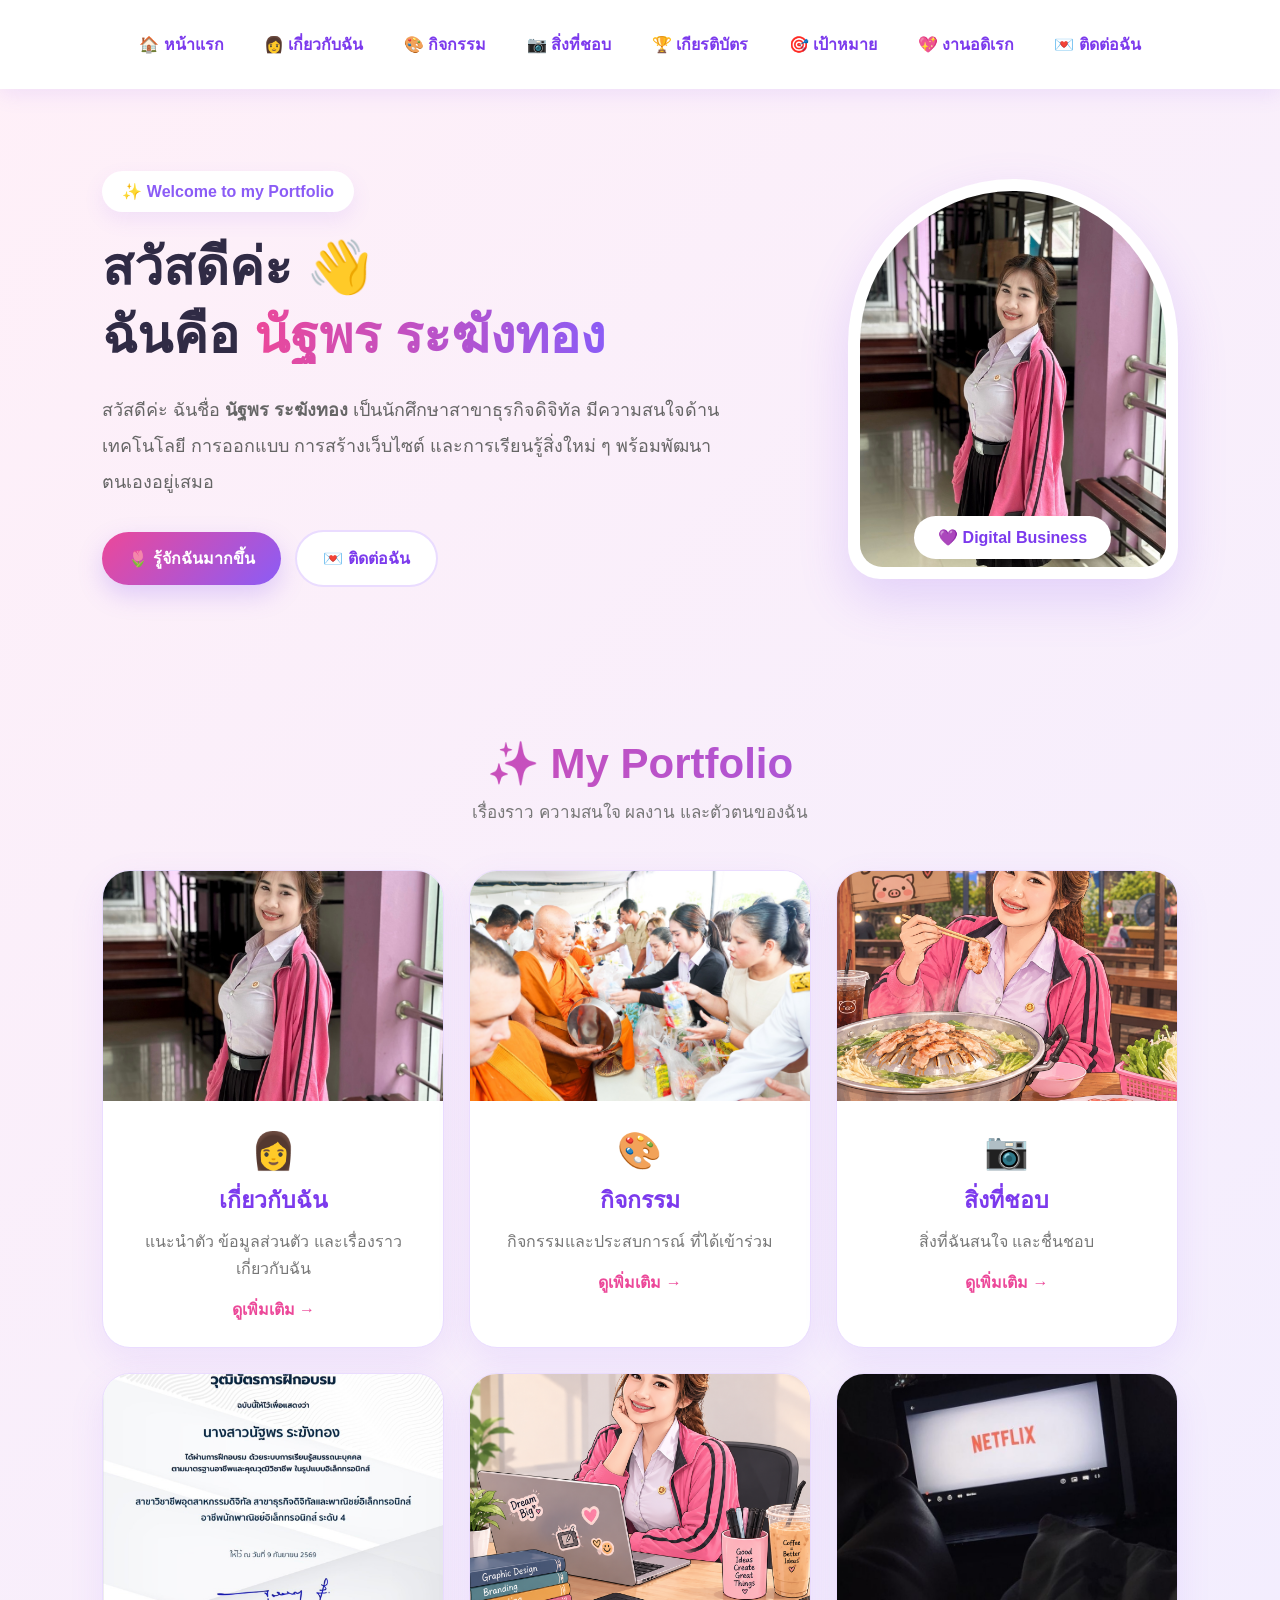
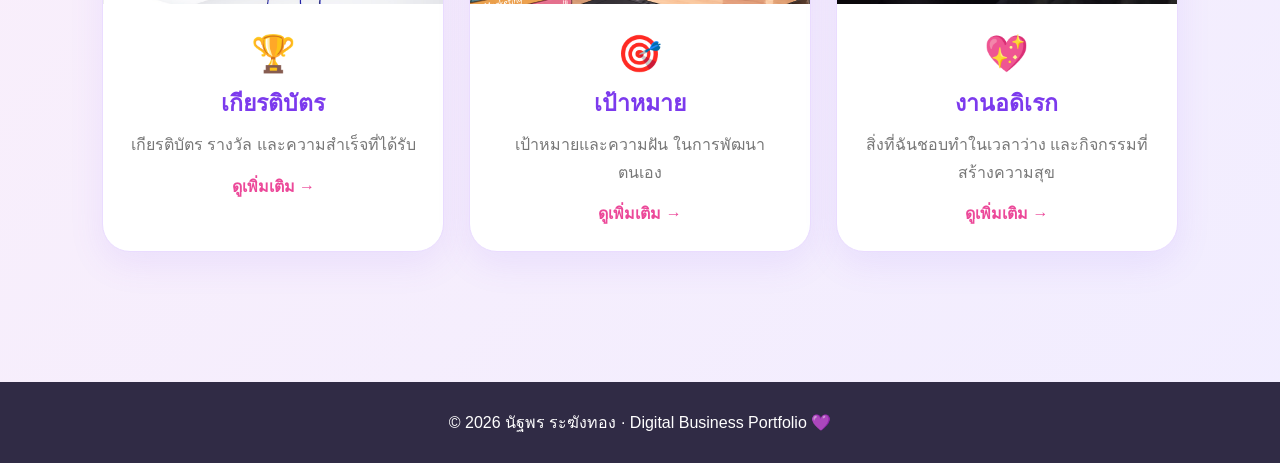
<file: index.html>
<!DOCTYPE html>
<html lang="th">

<head>
  <meta charset="UTF-8">
  <meta name="viewport" content="width=device-width, initial-scale=1.0">

  <title>Portfolio | นัฐพร ระฆังทอง</title>

  <style>
    * {
      margin: 0;
      padding: 0;
      box-sizing: border-box;
    }

    body {
      font-family: "Segoe UI", Tahoma, sans-serif;
      background: linear-gradient(135deg, #fff0f8, #f1edff);
      color: #302b45;
    }

    /* ================= เมนู ================= */

    nav {
      position: sticky;
      top: 0;
      z-index: 1000;
      background: rgba(255, 255, 255, .97);
      padding: 18px 15px;
      text-align: center;
      box-shadow: 0 5px 20px rgba(139, 92, 246, .12);
    }

    nav a {
      display: inline-block;
      text-decoration: none;
      color: #7c3aed;
      font-weight: bold;
      margin: 4px;
      padding: 10px 14px;
      border-radius: 25px;
      transition: .3s;
    }

    nav a:hover {
      background: #f3e8ff;
      color: #ec4899;
      transform: translateY(-2px);
    }

    /* ================= HERO ================= */

    .hero {
      min-height: 580px;
      padding: 70px 8%;
      display: flex;
      align-items: center;
    }

    .hero-content {
      width: 100%;
      max-width: 1100px;
      margin: auto;
      display: flex;
      align-items: center;
      justify-content: space-between;
      gap: 60px;
    }

    .hero-text {
      flex: 1;
    }

    .badge {
      display: inline-block;
      background: white;
      color: #8b5cf6;
      padding: 11px 20px;
      border-radius: 30px;
      font-weight: bold;
      box-shadow: 0 8px 20px rgba(139, 92, 246, .1);
    }

    .hero h1 {
      font-size: 52px;
      line-height: 1.3;
      margin: 22px 0;
    }

    .gradient {
      background: linear-gradient(90deg, #ec4899, #8b5cf6);
      -webkit-background-clip: text;
      color: transparent;
    }

    .hero p {
      max-width: 650px;
      font-size: 18px;
      line-height: 2;
      color: #666;
    }

    /* ================= BUTTON ================= */

    .buttons {
      margin-top: 30px;
    }

    .btn {
      display: inline-block;
      padding: 14px 26px;
      margin-right: 10px;
      border-radius: 30px;
      text-decoration: none;
      font-weight: bold;
      transition: .3s;
    }

    .btn-main {
      color: white;
      background: linear-gradient(135deg, #ec4899, #8b5cf6);
      box-shadow: 0 10px 25px rgba(139, 92, 246, .25);
    }

    .btn-light {
      color: #7c3aed;
      background: white;
      border: 2px solid #eadcff;
    }

    .btn:hover {
      transform: translateY(-4px);
    }

    /* ================= รูปโปรไฟล์ ================= */

    .profile-box {
      width: 330px;
      height: 400px;
      padding: 12px;
      background: white;
      border-radius: 180px 180px 35px 35px;
      box-shadow: 0 20px 50px rgba(139, 92, 246, .2);
    }

    .profile-box img {
      width: 100%;
      height: 100%;
      object-fit: cover;
      border-radius: 170px 170px 25px 25px;
    }

    .profile-label {
      position: relative;
      width: max-content;
      margin: -55px auto 0;
      background: white;
      padding: 12px 24px;
      border-radius: 30px;
      color: #7c3aed;
      font-weight: bold;
    }

    /* ================= PORTFOLIO ================= */

    .portfolio {
      padding: 70px 8%;
    }

    .section-title {
      text-align: center;
      margin-bottom: 45px;
    }

    .section-title h2 {
      font-size: 42px;
      background: linear-gradient(90deg, #ec4899, #8b5cf6);
      -webkit-background-clip: text;
      color: transparent;
    }

    .section-title p {
      color: #777;
      margin-top: 10px;
      font-size: 17px;
    }

    /* ================= CARDS ================= */

    .cards {
      max-width: 1100px;
      margin: auto;
      display: grid;
      grid-template-columns: repeat(3, 1fr);
      gap: 25px;
    }

    .card {
      background: white;
      border-radius: 28px;
      overflow: hidden;
      border: 1px solid #eadcff;
      box-shadow: 0 12px 35px rgba(139, 92, 246, .1);
      transition: .3s;
    }

    .card:hover {
      transform: translateY(-8px);
      box-shadow: 0 20px 45px rgba(139, 92, 246, .18);
    }

    .card-img {
      width: 100%;
      height: 230px;
      object-fit: cover;
    }

    .card-content {
      padding: 25px;
      text-align: center;
    }

    .card-icon {
      font-size: 36px;
    }

    .card h3 {
      color: #7c3aed;
      font-size: 23px;
      margin: 10px 0;
    }

    .card p {
      color: #777;
      line-height: 1.7;
      margin-bottom: 15px;
    }

    .card a {
      color: #ec4899;
      text-decoration: none;
      font-weight: bold;
    }

    /* ================= FOOTER ================= */

    footer {
      margin-top: 60px;
      padding: 28px;
      background: #302b45;
      color: white;
      text-align: center;
    }

    /* ================= MOBILE ================= */

    @media(max-width:850px) {

      .hero {
        padding: 50px 6%;
      }

      .hero-content {
        flex-direction: column-reverse;
        text-align: center;
      }

      .hero h1 {
        font-size: 40px;
      }

      .profile-box {
        width: 280px;
        height: 340px;
      }

      .cards {
        grid-template-columns: 1fr;
      }

      nav a {
        font-size: 14px;
        padding: 8px 10px;
      }
    }
  </style>
</head>

<body>

  <!-- ================= เมนู ================= -->

  <nav>

    <a href="index.html">🏠 หน้าแรก</a>

    <a href="about.html">👩 เกี่ยวกับฉัน</a>

    <a href="activity.html">🎨 กิจกรรม</a>

    <a href="favorite.html">📷 สิ่งที่ชอบ</a>

    <a href="certificate.html">🏆 เกียรติบัตร</a>

    <a href="goal.html">🎯 เป้าหมาย</a>

    <a href="digital.html">💖 งานอดิเรก</a>

    <a href="contact.html">💌 ติดต่อฉัน</a>

  </nav>


  <!-- ================= แนะนำตัว ================= -->

  <section class="hero">

    <div class="hero-content">

      <div class="hero-text">

        <span class="badge">
          ✨ Welcome to my Portfolio
        </span>

        <h1>
          สวัสดีค่ะ 👋<br>

          ฉันคือ

          <span class="gradient">
            นัฐพร ระฆังทอง
          </span>

        </h1>

        <p>
          สวัสดีค่ะ ฉันชื่อ <strong>นัฐพร ระฆังทอง</strong>
          เป็นนักศึกษาสาขาธุรกิจดิจิทัล
          มีความสนใจด้านเทคโนโลยี การออกแบบ
          การสร้างเว็บไซต์ และการเรียนรู้สิ่งใหม่ ๆ
          พร้อมพัฒนาตนเองอยู่เสมอ
        </p>


        <div class="buttons">

          <a href="about.html" class="btn btn-main">
            🌷 รู้จักฉันมากขึ้น
          </a>

          <a href="contact.html" class="btn btn-light">
            💌 ติดต่อฉัน
          </a>

        </div>

      </div>


      <!-- ================= รูปโปรไฟล์ ================= -->

      <div class="profile-box">

        <img src="assets/images/profile.jpg" alt="รูปโปรไฟล์ นัฐพร ระฆังทอง">

        <div class="profile-label">
          💜 Digital Business
        </div>

      </div>

    </div>

  </section>


  <!-- ================= PORTFOLIO ================= -->

  <section class="portfolio">

    <div class="section-title">

      <h2>
        ✨ My Portfolio
      </h2>

      <p>
        เรื่องราว ความสนใจ ผลงาน และตัวตนของฉัน
      </p>

    </div>


    <div class="cards">


      <!-- ================= เกี่ยวกับฉัน ================= -->

      <div class="card">

        <img src="assets/images/profile.jpg" class="card-img" alt="เกี่ยวกับฉัน">

        <div class="card-content">

          <div class="card-icon">
            👩
          </div>

          <h3>
            เกี่ยวกับฉัน
          </h3>

          <p>
            แนะนำตัว ข้อมูลส่วนตัว
            และเรื่องราวเกี่ยวกับฉัน
          </p>

          <a href="about.html">
            ดูเพิ่มเติม →
          </a>

        </div>

      </div>


      <!-- ================= กิจกรรม ================= -->

      <div class="card">

        <img src="assets/images/activity.jpg" class="card-img" alt="กิจกรรม">

        <div class="card-content">

          <div class="card-icon">
            🎨
          </div>

          <h3>
            กิจกรรม
          </h3>

          <p>
            กิจกรรมและประสบการณ์
            ที่ได้เข้าร่วม
          </p>

          <a href="activity.html">
            ดูเพิ่มเติม →
          </a>

        </div>

      </div>


      <!-- ================= สิ่งที่ชอบ ================= -->

      <div class="card">

        <img src="assets/images/favorite.jpg" class="card-img" alt="สิ่งที่ชอบ">

        <div class="card-content">

          <div class="card-icon">
            📷
          </div>

          <h3>
            สิ่งที่ชอบ
          </h3>

          <p>
            สิ่งที่ฉันสนใจ
            และชื่นชอบ
          </p>

          <a href="favorite.html">
            ดูเพิ่มเติม →
          </a>

        </div>

      </div>


      <!-- ================= เกียรติบัตร ================= -->

      <div class="card">

        <img src="assets/images/certificate.jpg" class="card-img" alt="เกียรติบัตร">

        <div class="card-content">

          <div class="card-icon">
            🏆
          </div>

          <h3>
            เกียรติบัตร
          </h3>

          <p>
            เกียรติบัตร รางวัล
            และความสำเร็จที่ได้รับ
          </p>

          <a href="certificate.html">
            ดูเพิ่มเติม →
          </a>

        </div>

      </div>


      <!-- ================= เป้าหมาย ================= -->

      <div class="card">

        <img src="assets/images/goal.jpg" class="card-img" alt="เป้าหมาย">

        <div class="card-content">

          <div class="card-icon">
            🎯
          </div>

          <h3>
            เป้าหมาย
          </h3>

          <p>
            เป้าหมายและความฝัน
            ในการพัฒนาตนเอง
          </p>

          <a href="goal.html">
            ดูเพิ่มเติม →
          </a>

        </div>

      </div>


      <!-- ================= งานอดิเรก ================= -->

      <div class="card">

        <img src="assets/images/hobby.jpg" class="card-img" alt="งานอดิเรก">

        <div class="card-content">

          <div class="card-icon">
            💖
          </div>

          <h3>
            งานอดิเรก
          </h3>

          <p>
            สิ่งที่ฉันชอบทำในเวลาว่าง
            และกิจกรรมที่สร้างความสุข
          </p>

          <a href="digital.html">
            ดูเพิ่มเติม →
          </a>

        </div>

      </div>


    </div>

  </section>


  <!-- ================= FOOTER ================= -->

  <footer>

    © 2026 นัฐพร ระฆังทอง
    · Digital Business Portfolio 💜

  </footer>

</body>

</html>
</file>
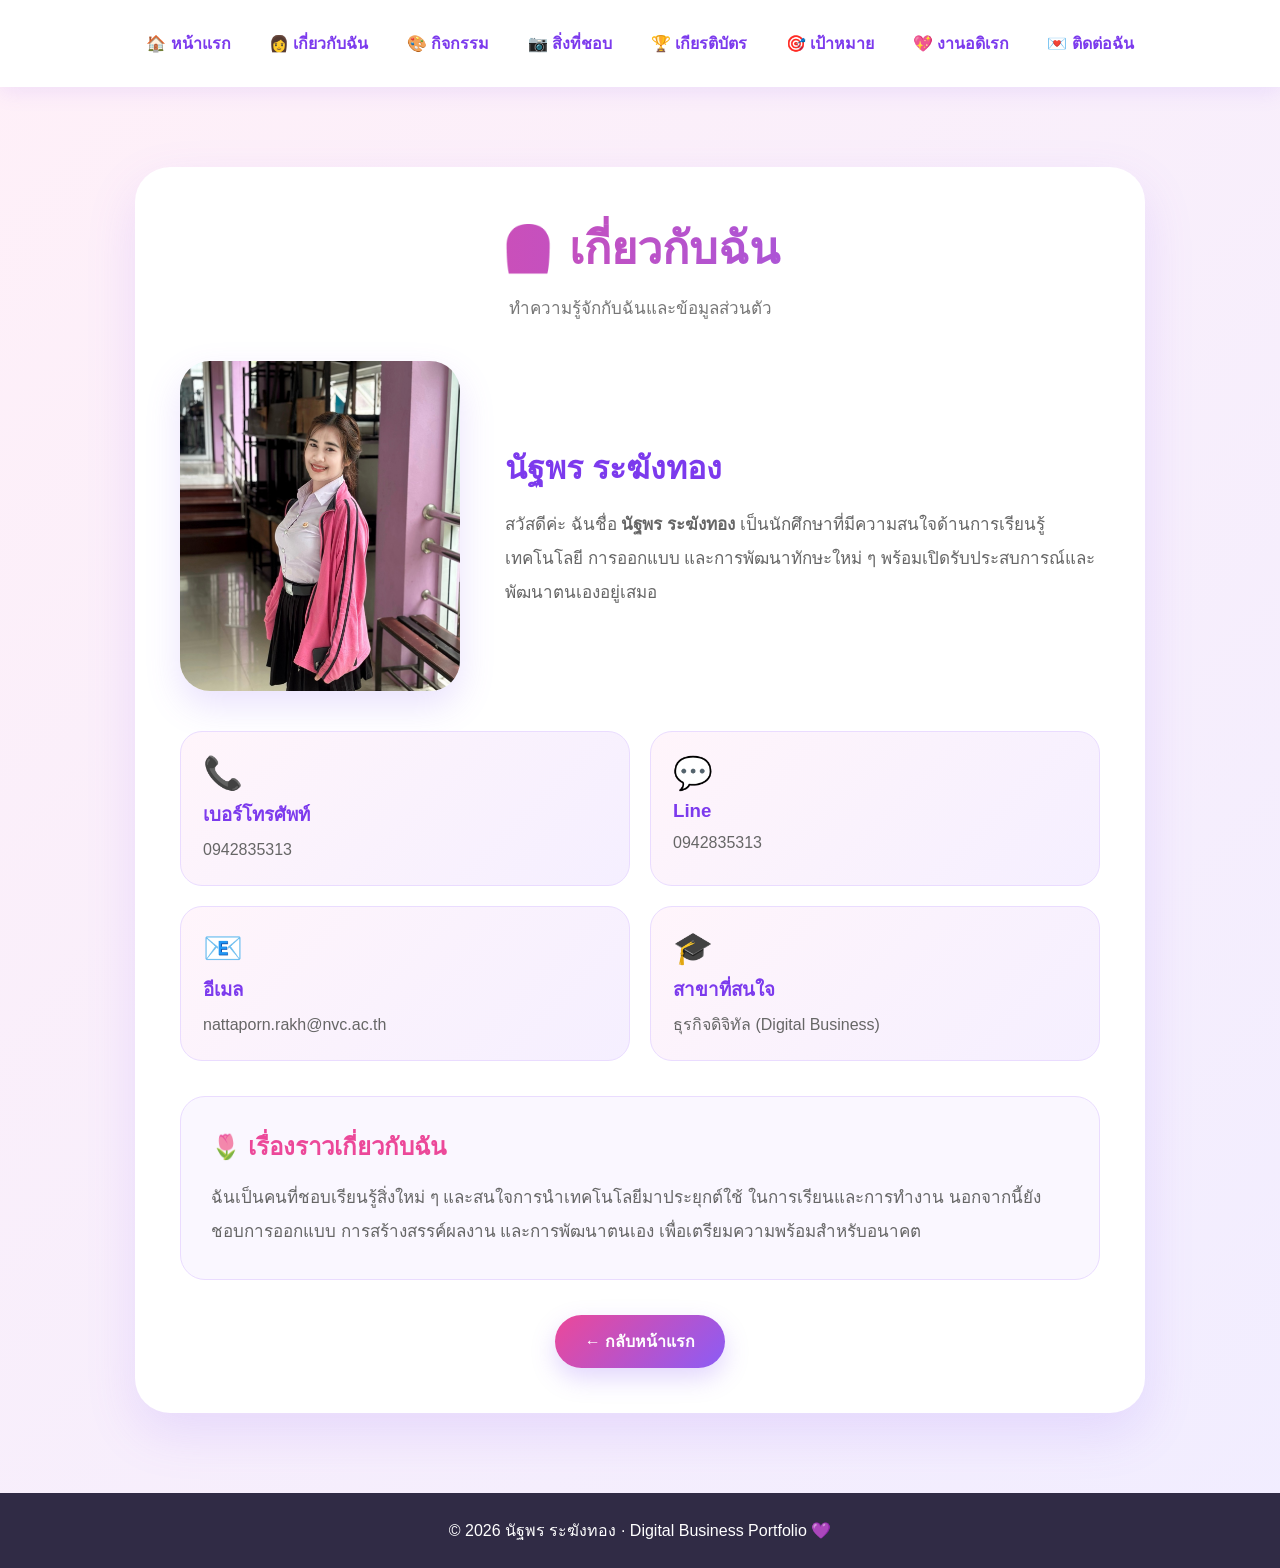
<file: about.html>
<!DOCTYPE html>
<html lang="th">

<head>
    <meta charset="UTF-8">
    <meta name="viewport" content="width=device-width, initial-scale=1.0">

    <title>เกี่ยวกับฉัน | Portfolio</title>

    <style>
        * {
            margin: 0;
            padding: 0;
            box-sizing: border-box;
        }

        body {
            font-family: "Segoe UI", Tahoma, sans-serif;
            background: linear-gradient(135deg, #fff0f8, #f1edff);
            color: #302b45;
            min-height: 100vh;
        }

        /* ================= MENU ================= */

        nav {
            position: sticky;
            top: 0;
            z-index: 1000;
            background: rgba(255, 255, 255, .97);
            padding: 18px 15px;
            text-align: center;
            box-shadow: 0 5px 20px rgba(139, 92, 246, .12);
        }

        nav a {
            display: inline-block;
            text-decoration: none;
            color: #7c3aed;
            font-weight: bold;
            margin: 4px;
            padding: 9px 13px;
            border-radius: 20px;
            transition: .3s;
        }

        nav a:hover {
            background: #f3e8ff;
            transform: translateY(-2px);
        }

        /* ================= CONTAINER ================= */

        .container {
            max-width: 1050px;
            margin: 60px auto;
            padding: 20px;
        }

        .main-card {
            background: white;
            border-radius: 35px;
            padding: 45px;
            box-shadow: 0 20px 50px rgba(139, 92, 246, .15);
        }

        /* ================= HEADER ================= */

        .header {
            text-align: center;
            margin-bottom: 40px;
        }

        .header h1 {
            font-size: 45px;
            background: linear-gradient(90deg, #ec4899, #8b5cf6);
            -webkit-background-clip: text;
            color: transparent;
        }

        .header p {
            color: #777;
            margin-top: 10px;
            font-size: 17px;
        }

        /* ================= PROFILE ================= */

        .profile {
            display: flex;
            align-items: center;
            gap: 45px;
            margin-bottom: 40px;
        }

        .profile img {
            width: 280px;
            height: 330px;
            object-fit: cover;
            border-radius: 30px;
            box-shadow: 0 15px 35px rgba(139, 92, 246, .18);
        }

        .profile-text {
            flex: 1;
        }

        .profile-text h2 {
            font-size: 32px;
            color: #7c3aed;
            margin-bottom: 15px;
        }

        .profile-text p {
            font-size: 17px;
            line-height: 2;
            color: #666;
        }

        /* ================= INFORMATION ================= */

        .info-title {
            text-align: center;
            color: #8b5cf6;
            font-size: 28px;
            margin: 35px 0 20px;
        }

        .info-grid {
            display: grid;
            grid-template-columns: repeat(2, 1fr);
            gap: 20px;
        }

        .info-box {
            background: linear-gradient(135deg, #fff5fb, #f5efff);
            border: 1px solid #eadcff;
            border-radius: 22px;
            padding: 22px;
            transition: .3s;
        }

        .info-box:hover {
            transform: translateY(-5px);
            box-shadow: 0 12px 25px rgba(139, 92, 246, .12);
        }

        .info-box .icon {
            font-size: 32px;
            margin-bottom: 8px;
        }

        .info-box h3 {
            color: #7c3aed;
            margin-bottom: 7px;
        }

        .info-box p {
            color: #666;
            line-height: 1.7;
            word-break: break-word;
        }

        /* ================= ABOUT ================= */

        .about {
            margin-top: 35px;
            padding: 30px;
            background: #faf7ff;
            border-radius: 25px;
            border: 1px solid #eadcff;
        }

        .about h2 {
            color: #ec4899;
            margin-bottom: 15px;
        }

        .about p {
            color: #666;
            line-height: 2;
            font-size: 17px;
        }

        /* ================= BUTTON ================= */

        .btn {
            display: block;
            width: max-content;
            margin: 35px auto 0;
            padding: 14px 30px;
            border-radius: 30px;
            background: linear-gradient(135deg, #ec4899, #8b5cf6);
            color: white;
            text-decoration: none;
            font-weight: bold;
            box-shadow: 0 10px 25px rgba(139, 92, 246, .25);
            transition: .3s;
        }

        .btn:hover {
            transform: translateY(-4px);
        }

        /* ================= FOOTER ================= */

        footer {
            margin-top: 50px;
            padding: 25px;
            background: #302b45;
            color: white;
            text-align: center;
        }

        /* ================= MOBILE ================= */

        @media(max-width:750px) {

            .main-card {
                padding: 25px;
            }

            .profile {
                flex-direction: column;
                text-align: center;
            }

            .profile img {
                width: 250px;
                height: 300px;
            }

            .header h1 {
                font-size: 35px;
            }

            .info-grid {
                grid-template-columns: 1fr;
            }

        }
    </style>
</head>

<body>

    <!-- ================= MENU ================= -->

    <nav>

        <a href="index.html">🏠 หน้าแรก</a>

        <a href="about.html">👩 เกี่ยวกับฉัน</a>

        <a href="activity.html">🎨 กิจกรรม</a>

        <a href="favorite.html">📷 สิ่งที่ชอบ</a>

        <a href="certificate.html">🏆 เกียรติบัตร</a>

        <a href="goal.html">🎯 เป้าหมาย</a>

        <a href="digital.html">💖 งานอดิเรก</a>

        <a href="contact.html">💌 ติดต่อฉัน</a>

    </nav>


    <!-- ================= CONTENT ================= -->

    <div class="container">

        <div class="main-card">


            <!-- หัวข้อ -->

            <div class="header">

                <h1>👩 เกี่ยวกับฉัน</h1>

                <p>
                    ทำความรู้จักกับฉันและข้อมูลส่วนตัว
                </p>

            </div>


            <!-- ================= PROFILE ================= -->

            <div class="profile">

                <img src="assets/images/profile.jpg" alt="รูปของนัฐพร">

                <div class="profile-text">

                    <h2>
                        นัฐพร ระฆังทอง
                    </h2>

                    <p>
                        สวัสดีค่ะ ฉันชื่อ <strong>นัฐพร ระฆังทอง</strong>
                        เป็นนักศึกษาที่มีความสนใจด้านการเรียนรู้
                        เทคโนโลยี การออกแบบ และการพัฒนาทักษะใหม่ ๆ
                        พร้อมเปิดรับประสบการณ์และพัฒนาตนเองอยู่เสมอ
                    </p>

                </div>

            </div>


            <!-- ================= CONTACT INFORMATION ================= -->




            <div class="info-grid">


                <!-- โทรศัพท์ -->

                <div class="info-box">

                    <div class="icon">
                        📞
                    </div>

                    <h3>
                        เบอร์โทรศัพท์
                    </h3>

                    <p>
                        0942835313
                    </p>

                </div>


                <!-- LINE -->

                <div class="info-box">

                    <div class="icon">
                        💬
                    </div>

                    <h3>
                        Line
                    </h3>

                    <p>
                        0942835313
                    </p>

                </div>


                <!-- EMAIL -->

                <div class="info-box">

                    <div class="icon">
                        📧
                    </div>

                    <h3>
                        อีเมล
                    </h3>

                    <p>
                        nattaporn.rakh@nvc.ac.th
                    </p>

                </div>


                <!-- การศึกษา -->

                <div class="info-box">

                    <div class="icon">
                        🎓
                    </div>

                    <h3>
                        สาขาที่สนใจ
                    </h3>

                    <p>
                        ธุรกิจดิจิทัล (Digital Business)
                    </p>

                </div>


            </div>


            <!-- ================= ABOUT ME ================= -->

            <div class="about">

                <h2>
                    🌷 เรื่องราวเกี่ยวกับฉัน
                </h2>

                <p>
                    ฉันเป็นคนที่ชอบเรียนรู้สิ่งใหม่ ๆ
                    และสนใจการนำเทคโนโลยีมาประยุกต์ใช้
                    ในการเรียนและการทำงาน
                    นอกจากนี้ยังชอบการออกแบบ
                    การสร้างสรรค์ผลงาน และการพัฒนาตนเอง
                    เพื่อเตรียมความพร้อมสำหรับอนาคต
                </p>

            </div>


            <!-- ================= BACK ================= -->

            <a href="index.html" class="btn">
                ← กลับหน้าแรก
            </a>


        </div>

    </div>


    <!-- ================= FOOTER ================= -->

    <footer>

        © 2026 นัฐพร ระฆังทอง · Digital Business Portfolio 💜

    </footer>

</body>

</html>
</file>
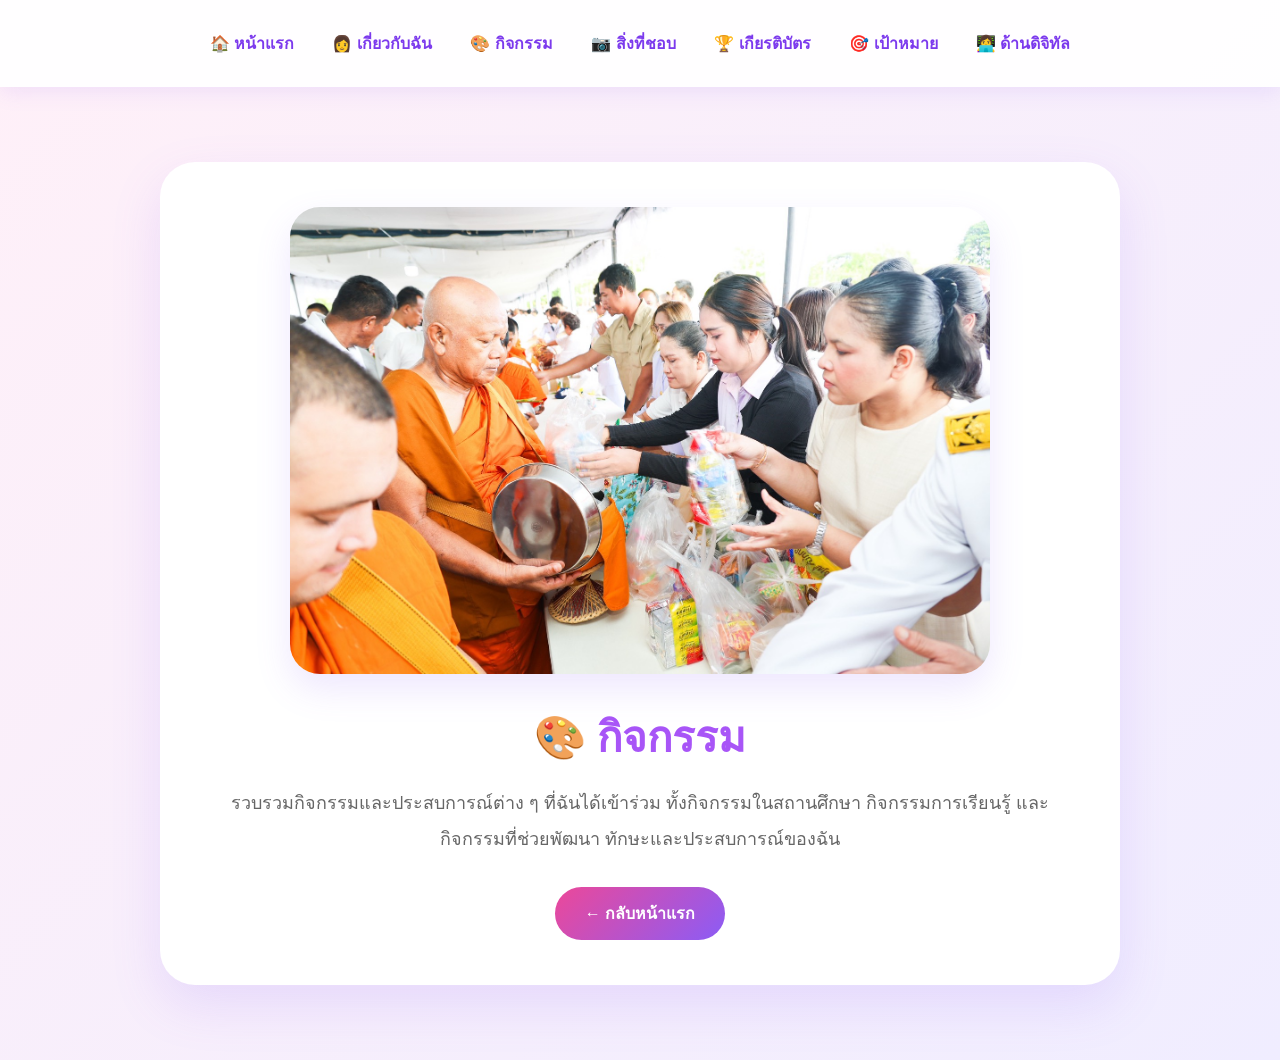
<file: activity.html>
<!DOCTYPE html>
<html lang="th">

<head>
    <meta charset="UTF-8">
    <meta name="viewport" content="width=device-width, initial-scale=1.0">
    <title>กิจกรรม | Portfolio</title>

    <style>
        * {
            margin: 0;
            padding: 0;
            box-sizing: border-box
        }

        body {
            font-family: "Segoe UI", Tahoma, sans-serif;
            background: linear-gradient(135deg, #fff0f8, #f0edff);
            color: #302b45;
            min-height: 100vh;
        }

        nav {
            background: rgba(255, 255, 255, .95);
            padding: 18px;
            text-align: center;
            box-shadow: 0 5px 20px rgba(139, 92, 246, .12);
        }

        nav a {
            display: inline-block;
            text-decoration: none;
            color: #7c3aed;
            font-weight: bold;
            margin: 4px;
            padding: 9px 13px;
            border-radius: 20px;
            transition: .3s;
        }

        nav a:hover {
            background: #f3e8ff;
        }

        .container {
            max-width: 1000px;
            margin: 55px auto;
            padding: 20px;
        }

        .card {
            background: white;
            border-radius: 35px;
            padding: 45px;
            text-align: center;
            box-shadow: 0 20px 50px rgba(139, 92, 246, .15);
        }

        .card img {
            width: 100%;
            max-width: 700px;
            height: auto;
            max-height: 650px;
            object-fit: contain;
            display: block;
            margin: auto;
            border-radius: 30px;
            box-shadow: 0 15px 35px rgba(139, 92, 246, .15);
        }

        h1 {
            margin: 30px 0 15px;
            font-size: 42px;
            color: #a855f7;
        }

        p {
            font-size: 18px;
            line-height: 2;
            color: #666;
        }

        .btn {
            display: inline-block;
            margin-top: 30px;
            padding: 14px 30px;
            border-radius: 30px;
            background: linear-gradient(135deg, #ec4899, #8b5cf6);
            color: white;
            text-decoration: none;
            font-weight: bold;
        }

        @media(max-width:700px) {
            .card {
                padding: 25px
            }

            h1 {
                font-size: 32px
            }
        }
    </style>
</head>

<body>

    <nav>
        <a href="index.html">🏠 หน้าแรก</a>
        <a href="about.html">👩 เกี่ยวกับฉัน</a>
        <a href="activity.html">🎨 กิจกรรม</a>
        <a href="favorite.html">📷 สิ่งที่ชอบ</a>
        <a href="certificate.html">🏆 เกียรติบัตร</a>
        <a href="goal.html">🎯 เป้าหมาย</a>
        <a href="digital.html">👩‍💻 ด้านดิจิทัล</a>
    </nav>

    <div class="container">
        <div class="card">

            <img src="assets/images/activity.jpg" alt="กิจกรรม">

            <h1>🎨 กิจกรรม</h1>

            <p>
                รวบรวมกิจกรรมและประสบการณ์ต่าง ๆ
                ที่ฉันได้เข้าร่วม ทั้งกิจกรรมในสถานศึกษา
                กิจกรรมการเรียนรู้ และกิจกรรมที่ช่วยพัฒนา
                ทักษะและประสบการณ์ของฉัน
            </p>

            <a href="index.html" class="btn">← กลับหน้าแรก</a>

        </div>
    </div>

</body>

</html>
</file>
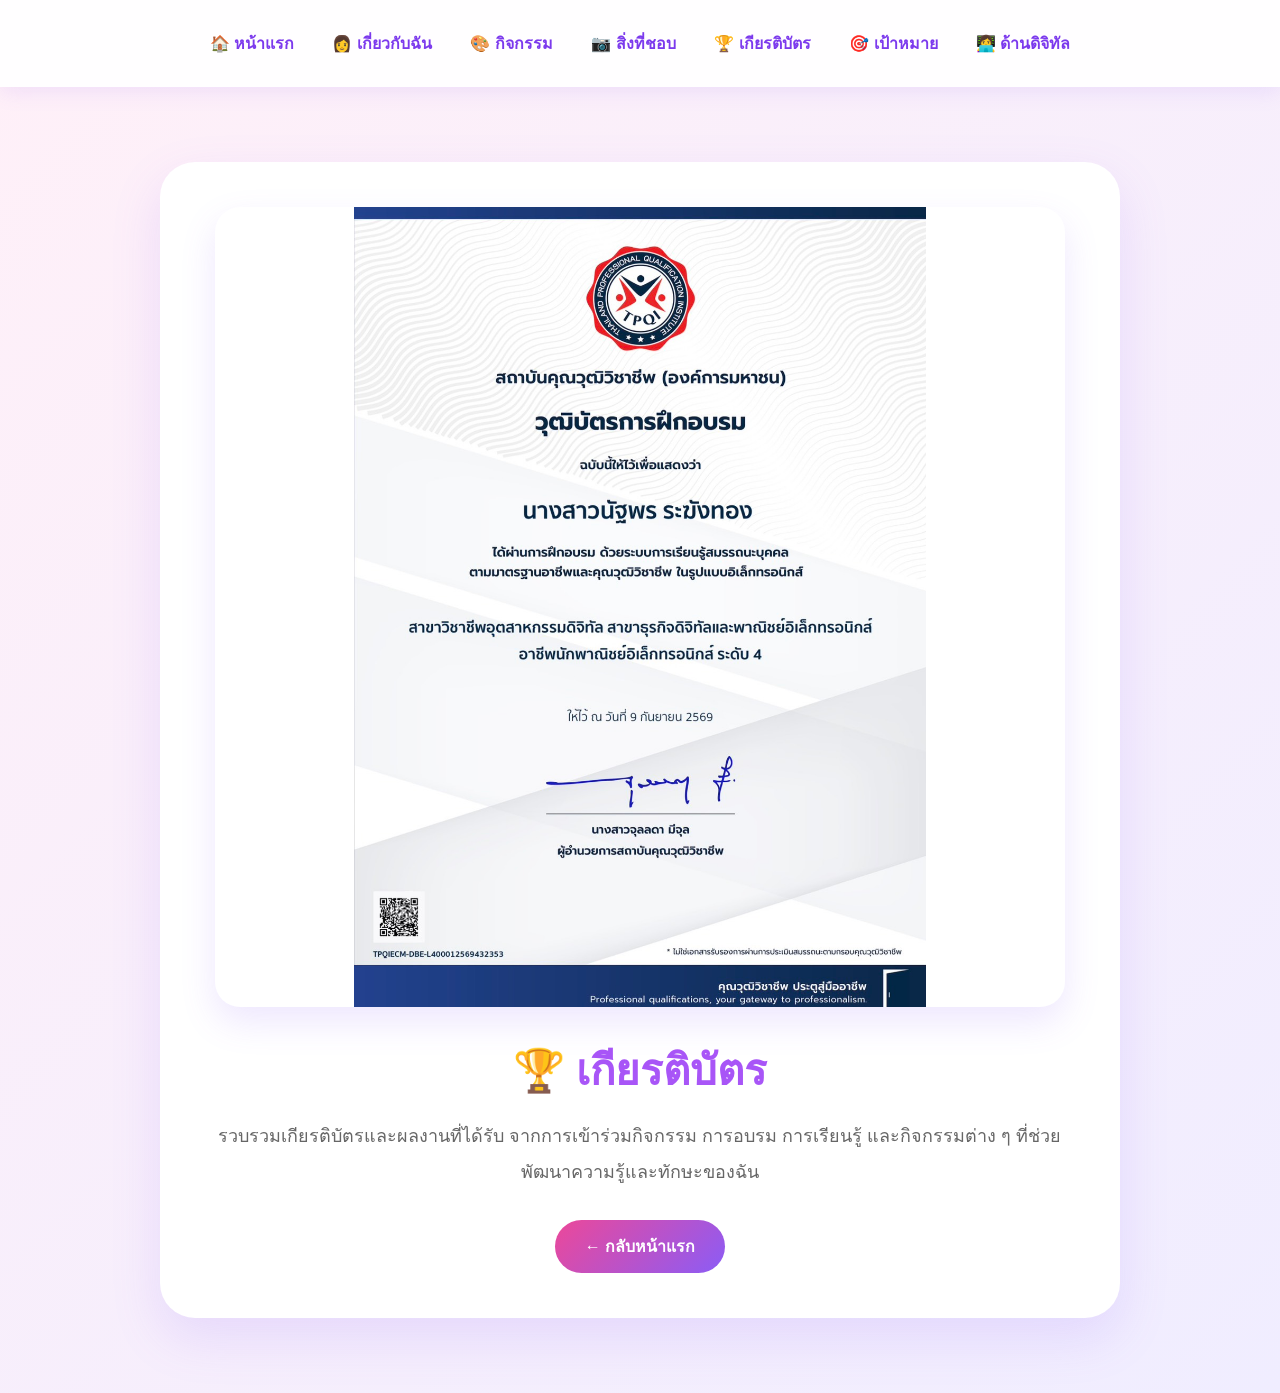
<file: certificate.html>
<!DOCTYPE html>
<html lang="th">

<head>
    <meta charset="UTF-8">
    <meta name="viewport" content="width=device-width, initial-scale=1.0">
    <title>เกียรติบัตร | Portfolio</title>

    <style>
        * {
            margin: 0;
            padding: 0;
            box-sizing: border-box
        }

        body {
            font-family: "Segoe UI", Tahoma, sans-serif;
            background: linear-gradient(135deg, #fff0f8, #f0edff);
            color: #302b45;
            min-height: 100vh;
        }

        nav {
            background: rgba(255, 255, 255, .95);
            padding: 18px;
            text-align: center;
            box-shadow: 0 5px 20px rgba(139, 92, 246, .12);
        }

        nav a {
            display: inline-block;
            text-decoration: none;
            color: #7c3aed;
            font-weight: bold;
            margin: 4px;
            padding: 9px 13px;
            border-radius: 20px;
        }

        nav a:hover {
            background: #f3e8ff;
        }

        .container {
            max-width: 1000px;
            margin: 55px auto;
            padding: 20px;
        }

        .card {
            background: white;
            border-radius: 35px;
            padding: 45px;
            text-align: center;
            box-shadow: 0 20px 50px rgba(139, 92, 246, .15);
        }

        .card img {
            width: 100%;
            max-width: 850px;
            height: auto;
            max-height: 800px;
            object-fit: contain;
            display: block;
            margin: auto;
            border-radius: 25px;
            box-shadow: 0 15px 35px rgba(139, 92, 246, .15);
        }

        h1 {
            margin: 30px 0 15px;
            font-size: 42px;
            color: #a855f7;
        }

        p {
            font-size: 18px;
            line-height: 2;
            color: #666;
        }

        .btn {
            display: inline-block;
            margin-top: 30px;
            padding: 14px 30px;
            border-radius: 30px;
            background: linear-gradient(135deg, #ec4899, #8b5cf6);
            color: white;
            text-decoration: none;
            font-weight: bold;
        }

        @media(max-width:700px) {
            .card {
                padding: 25px
            }

            h1 {
                font-size: 32px
            }
        }
    </style>
</head>

<body>

    <nav>
        <a href="index.html">🏠 หน้าแรก</a>
        <a href="about.html">👩 เกี่ยวกับฉัน</a>
        <a href="activity.html">🎨 กิจกรรม</a>
        <a href="favorite.html">📷 สิ่งที่ชอบ</a>
        <a href="certificate.html">🏆 เกียรติบัตร</a>
        <a href="goal.html">🎯 เป้าหมาย</a>
        <a href="digital.html">👩‍💻 ด้านดิจิทัล</a>
    </nav>

    <div class="container">
        <div class="card">

            <img src="assets/images/certificate.jpg" alt="เกียรติบัตร">

            <h1>🏆 เกียรติบัตร</h1>

            <p>
                รวบรวมเกียรติบัตรและผลงานที่ได้รับ
                จากการเข้าร่วมกิจกรรม การอบรม
                การเรียนรู้ และกิจกรรมต่าง ๆ
                ที่ช่วยพัฒนาความรู้และทักษะของฉัน
            </p>

            <a href="index.html" class="btn">← กลับหน้าแรก</a>

        </div>
    </div>

</body>

</html>
</file>
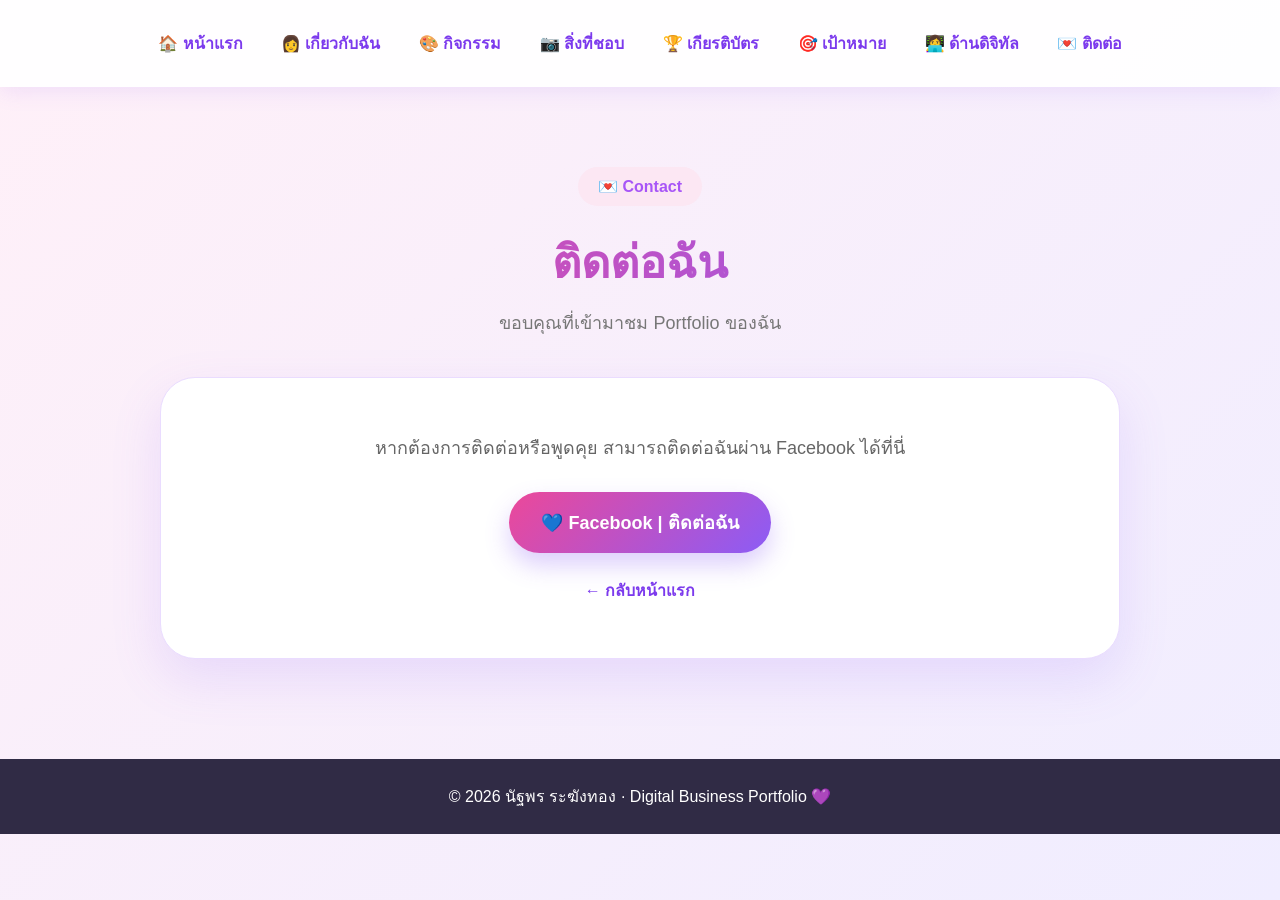
<file: contact.html>
<!DOCTYPE html>
<html lang="th">

<head>
    <meta charset="UTF-8">
    <meta name="viewport" content="width=device-width, initial-scale=1.0">

    <title>ติดต่อฉัน | Portfolio</title>

    <style>
        * {
            margin: 0;
            padding: 0;
            box-sizing: border-box;
        }

        body {
            font-family: "Segoe UI", Tahoma, sans-serif;
            background: linear-gradient(135deg, #fff0f8, #f0edff);
            color: #302b45;
            min-height: 100vh;
        }

        nav {
            background: rgba(255, 255, 255, .95);
            padding: 18px;
            text-align: center;
            box-shadow: 0 5px 20px rgba(139, 92, 246, .12);
        }

        nav a {
            display: inline-block;
            text-decoration: none;
            color: #7c3aed;
            font-weight: bold;
            margin: 4px;
            padding: 9px 13px;
            border-radius: 20px;
            transition: .3s;
        }

        nav a:hover {
            background: #f3e8ff;
            transform: translateY(-2px);
        }

        .container {
            max-width: 1000px;
            margin: 60px auto;
            padding: 20px;
        }

        .header {
            text-align: center;
            margin-bottom: 40px;
        }

        .badge {
            display: inline-block;
            padding: 10px 20px;
            background: #fce7f3;
            color: #a855f7;
            border-radius: 30px;
            font-weight: bold;
        }

        h1 {
            font-size: 45px;
            margin: 20px 0 10px;
            background: linear-gradient(90deg, #ec4899, #8b5cf6);
            -webkit-background-clip: text;
            color: transparent;
        }

        .subtitle {
            color: #777;
            font-size: 18px;
        }

        .card {
            background: white;
            border: 1px solid #eadcff;
            border-radius: 35px;
            padding: 55px 30px;
            text-align: center;
            box-shadow: 0 20px 50px rgba(139, 92, 246, .15);
        }

        .card p {
            font-size: 18px;
            color: #666;
            margin-bottom: 30px;
        }

        .facebook-btn {
            display: inline-block;
            text-decoration: none;
            color: white;
            font-size: 18px;
            font-weight: bold;
            padding: 16px 32px;
            border-radius: 35px;
            background: linear-gradient(135deg, #ec4899, #8b5cf6);
            box-shadow: 0 12px 25px rgba(139, 92, 246, .30);
            transition: .3s;
        }

        .facebook-btn:hover {
            transform: translateY(-5px);
            box-shadow: 0 18px 30px rgba(139, 92, 246, .35);
        }

        .back {
            display: inline-block;
            margin-top: 25px;
            text-decoration: none;
            color: #7c3aed;
            font-weight: bold;
        }

        footer {
            margin-top: 80px;
            background: #302b45;
            color: white;
            text-align: center;
            padding: 25px;
        }

        @media(max-width:700px) {
            h1 {
                font-size: 35px;
            }

            .card {
                padding: 40px 20px;
            }
        }
    </style>
</head>

<body>

    <nav>
        <a href="index.html">🏠 หน้าแรก</a>
        <a href="about.html">👩 เกี่ยวกับฉัน</a>
        <a href="activity.html">🎨 กิจกรรม</a>
        <a href="favorite.html">📷 สิ่งที่ชอบ</a>
        <a href="certificate.html">🏆 เกียรติบัตร</a>
        <a href="goal.html">🎯 เป้าหมาย</a>
        <a href="digital.html">👩‍💻 ด้านดิจิทัล</a>
        <a href="contact.html">💌 ติดต่อ</a>
    </nav>

    <div class="container">

        <div class="header">

            <span class="badge">💌 Contact</span>

            <h1>ติดต่อฉัน</h1>

            <p class="subtitle">
                ขอบคุณที่เข้ามาชม Portfolio ของฉัน
            </p>

        </div>

        <div class="card">

            <p>
                หากต้องการติดต่อหรือพูดคุย
                สามารถติดต่อฉันผ่าน Facebook ได้ที่นี่
            </p>

            <!-- Facebook ของคุณ -->
            <a href="https://www.facebook.com/share/19XLesTDtd/?mibextid=wwXIfr" target="_blank"
                rel="noopener noreferrer" class="facebook-btn">
                💙 Facebook | ติดต่อฉัน
            </a>

            <br>

            <a href="index.html" class="back">
                ← กลับหน้าแรก
            </a>

        </div>

    </div>

    <footer>
        © 2026 นัฐพร ระฆังทอง · Digital Business Portfolio 💜
    </footer>

</body>

</html>
</file>
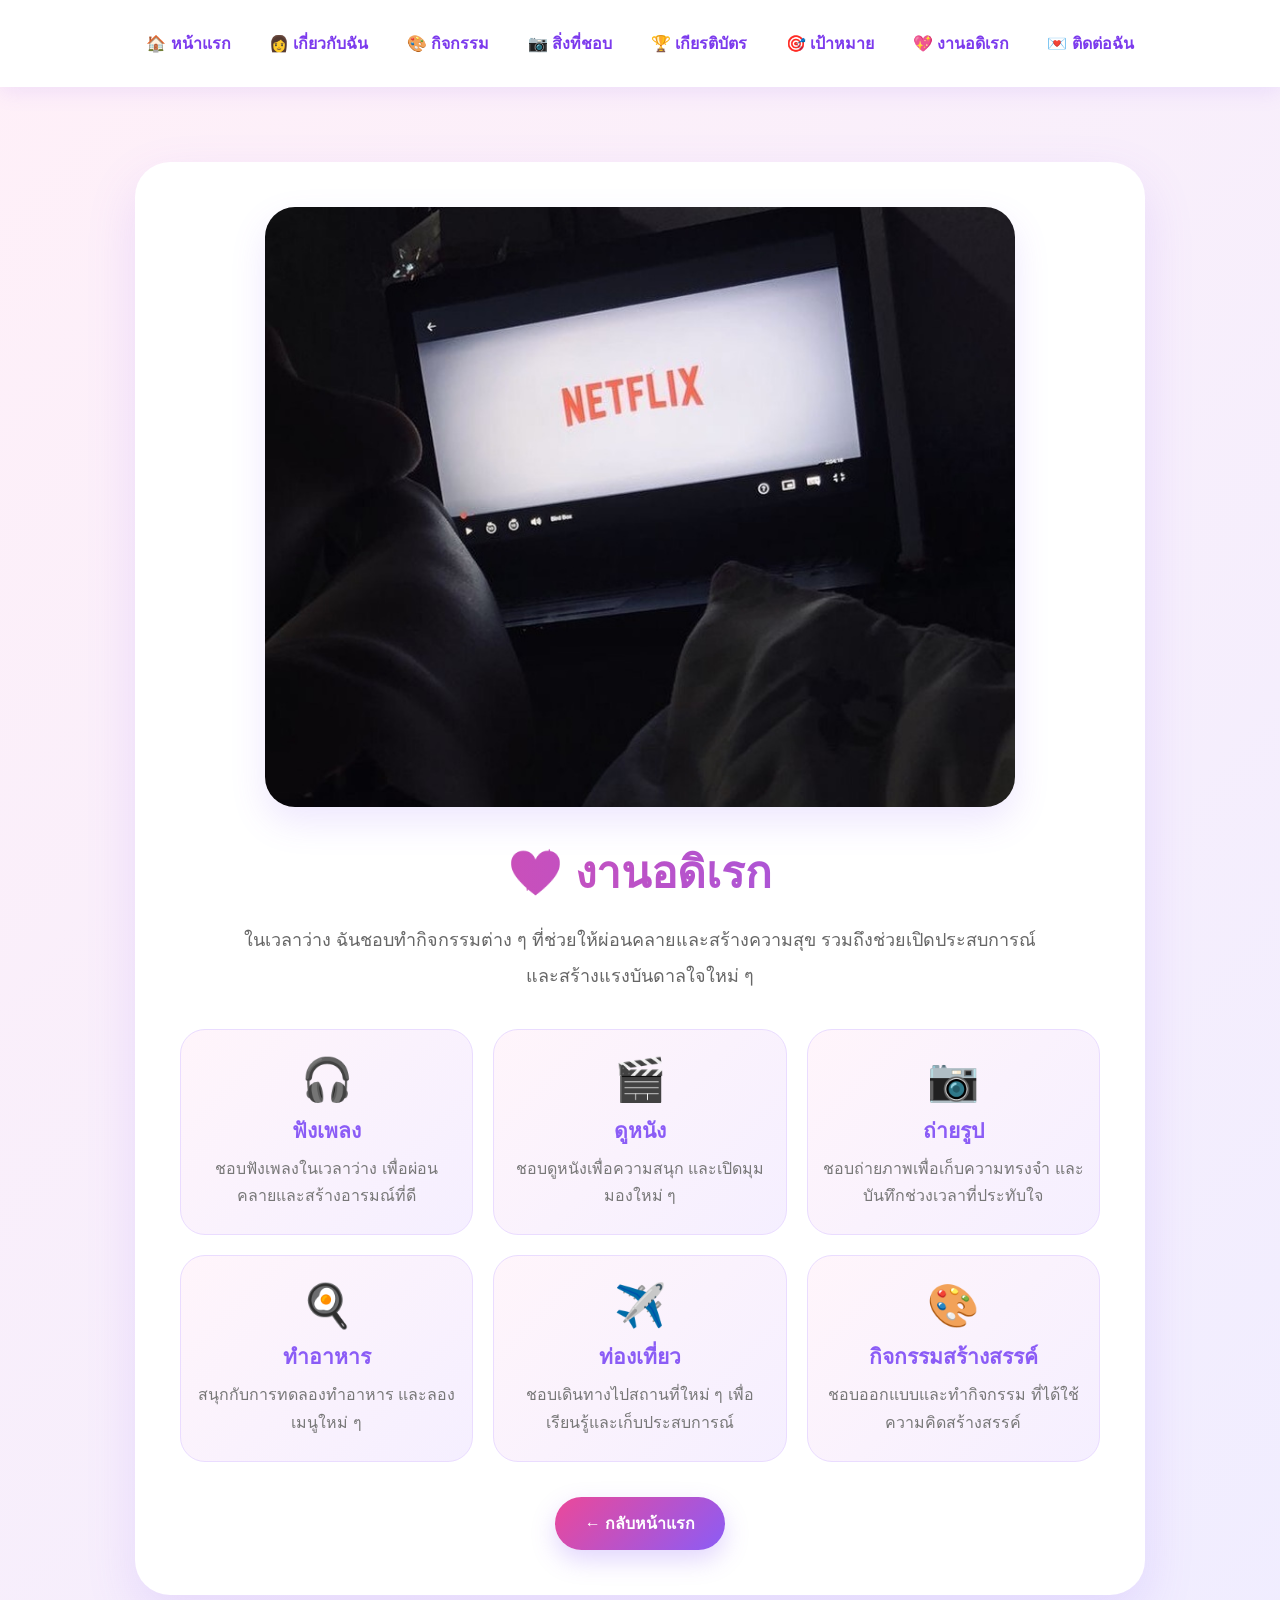
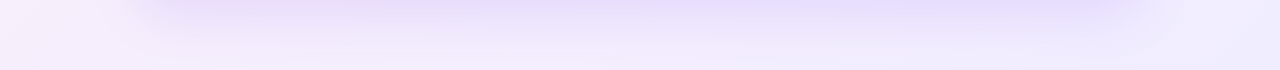
<file: digital.html>
<!DOCTYPE html>
<html lang="th">

<head>
    <meta charset="UTF-8">
    <meta name="viewport" content="width=device-width, initial-scale=1.0">

    <title>งานอดิเรก | Portfolio</title>

    <style>
        * {
            margin: 0;
            padding: 0;
            box-sizing: border-box;
        }

        body {
            font-family: "Segoe UI", Tahoma, sans-serif;
            background: linear-gradient(135deg, #fff0f8, #f0edff);
            color: #302b45;
            min-height: 100vh;
        }

        /* ================= เมนู ================= */

        nav {
            background: rgba(255, 255, 255, .96);
            padding: 18px 15px;
            text-align: center;
            box-shadow: 0 5px 20px rgba(139, 92, 246, .12);
            position: sticky;
            top: 0;
            z-index: 1000;
        }

        nav a {
            display: inline-block;
            text-decoration: none;
            color: #7c3aed;
            font-weight: bold;
            margin: 4px;
            padding: 9px 13px;
            border-radius: 20px;
            transition: .3s;
        }

        nav a:hover {
            background: #f3e8ff;
            transform: translateY(-2px);
        }

        /* ================= เนื้อหา ================= */

        .container {
            max-width: 1050px;
            margin: 55px auto;
            padding: 20px;
        }

        .card {
            background: white;
            border-radius: 35px;
            padding: 45px;
            text-align: center;
            box-shadow: 0 20px 50px rgba(139, 92, 246, .15);
        }

        /* ================= รูป ================= */

        .main-image {
            width: 100%;
            max-width: 750px;
            max-height: 600px;
            object-fit: cover;
            display: block;
            margin: auto;
            border-radius: 30px;
            box-shadow: 0 15px 35px rgba(139, 92, 246, .15);
        }

        /* ================= หัวข้อ ================= */

        h1 {
            margin: 30px 0 15px;
            font-size: 44px;
            background: linear-gradient(90deg, #ec4899, #8b5cf6);
            -webkit-background-clip: text;
            color: transparent;
        }

        .description {
            font-size: 18px;
            line-height: 2;
            color: #666;
            max-width: 800px;
            margin: auto;
        }

        /* ================= งานอดิเรก ================= */

        .hobbies {
            display: grid;
            grid-template-columns: repeat(3, 1fr);
            gap: 20px;
            margin-top: 35px;
        }

        .hobby {
            background: linear-gradient(135deg, #fff5fb, #f5efff);
            border: 1px solid #eadcff;
            border-radius: 25px;
            padding: 25px 15px;
            transition: .3s;
        }

        .hobby:hover {
            transform: translateY(-7px);
            box-shadow: 0 12px 25px rgba(139, 92, 246, .15);
        }

        .icon {
            font-size: 42px;
            margin-bottom: 10px;
        }

        .hobby h2 {
            font-size: 21px;
            color: #8b5cf6;
            margin-bottom: 8px;
        }

        .hobby p {
            color: #777;
            line-height: 1.7;
        }

        /* ================= ปุ่ม ================= */

        .btn {
            display: inline-block;
            margin-top: 35px;
            padding: 14px 30px;
            border-radius: 30px;
            background: linear-gradient(135deg, #ec4899, #8b5cf6);
            color: white;
            text-decoration: none;
            font-weight: bold;
            box-shadow: 0 10px 25px rgba(139, 92, 246, .25);
            transition: .3s;
        }

        .btn:hover {
            transform: translateY(-4px);
        }

        /* ================= Responsive ================= */

        @media(max-width:750px) {

            .hobbies {
                grid-template-columns: 1fr;
            }

            .card {
                padding: 25px;
            }

            h1 {
                font-size: 34px;
            }

            .description {
                font-size: 16px;
            }

            nav a {
                font-size: 14px;
            }
        }
    </style>
</head>

<body>

    <!-- ================= เมนู ================= -->

    <nav>

        <a href="index.html">🏠 หน้าแรก</a>

        <a href="about.html">👩 เกี่ยวกับฉัน</a>

        <a href="activity.html">🎨 กิจกรรม</a>

        <a href="favorite.html">📷 สิ่งที่ชอบ</a>

        <a href="certificate.html">🏆 เกียรติบัตร</a>

        <a href="goal.html">🎯 เป้าหมาย</a>

        <a href="digital.html">💖 งานอดิเรก</a>

        <a href="contact.html">💌 ติดต่อฉัน</a>

    </nav>


    <!-- ================= เนื้อหา ================= -->

    <div class="container">

        <div class="card">

            <img src="assets/images/hobby.jpg" alt="งานอดิเรก" class="main-image">


            <h1>💖 งานอดิเรก</h1>


            <p class="description">

                ในเวลาว่าง ฉันชอบทำกิจกรรมต่าง ๆ
                ที่ช่วยให้ผ่อนคลายและสร้างความสุข
                รวมถึงช่วยเปิดประสบการณ์และสร้างแรงบันดาลใจใหม่ ๆ

            </p>


            <!-- ================= รายการงานอดิเรก ================= -->

            <div class="hobbies">


                <div class="hobby">

                    <div class="icon">🎧</div>

                    <h2>ฟังเพลง</h2>

                    <p>
                        ชอบฟังเพลงในเวลาว่าง
                        เพื่อผ่อนคลายและสร้างอารมณ์ที่ดี
                    </p>

                </div>


                <div class="hobby">

                    <div class="icon">🎬</div>

                    <h2>ดูหนัง</h2>

                    <p>
                        ชอบดูหนังเพื่อความสนุก
                        และเปิดมุมมองใหม่ ๆ
                    </p>

                </div>


                <div class="hobby">

                    <div class="icon">📷</div>

                    <h2>ถ่ายรูป</h2>

                    <p>
                        ชอบถ่ายภาพเพื่อเก็บความทรงจำ
                        และบันทึกช่วงเวลาที่ประทับใจ
                    </p>

                </div>


                <div class="hobby">

                    <div class="icon">🍳</div>

                    <h2>ทำอาหาร</h2>

                    <p>
                        สนุกกับการทดลองทำอาหาร
                        และลองเมนูใหม่ ๆ
                    </p>

                </div>


                <div class="hobby">

                    <div class="icon">✈️</div>

                    <h2>ท่องเที่ยว</h2>

                    <p>
                        ชอบเดินทางไปสถานที่ใหม่ ๆ
                        เพื่อเรียนรู้และเก็บประสบการณ์
                    </p>

                </div>


                <div class="hobby">

                    <div class="icon">🎨</div>

                    <h2>กิจกรรมสร้างสรรค์</h2>

                    <p>
                        ชอบออกแบบและทำกิจกรรม
                        ที่ได้ใช้ความคิดสร้างสรรค์
                    </p>

                </div>


            </div>


            <!-- ================= ปุ่มกลับหน้าแรก ================= -->

            <a href="index.html" class="btn">
                ← กลับหน้าแรก
            </a>


        </div>

    </div>

</body>

</html>
</file>
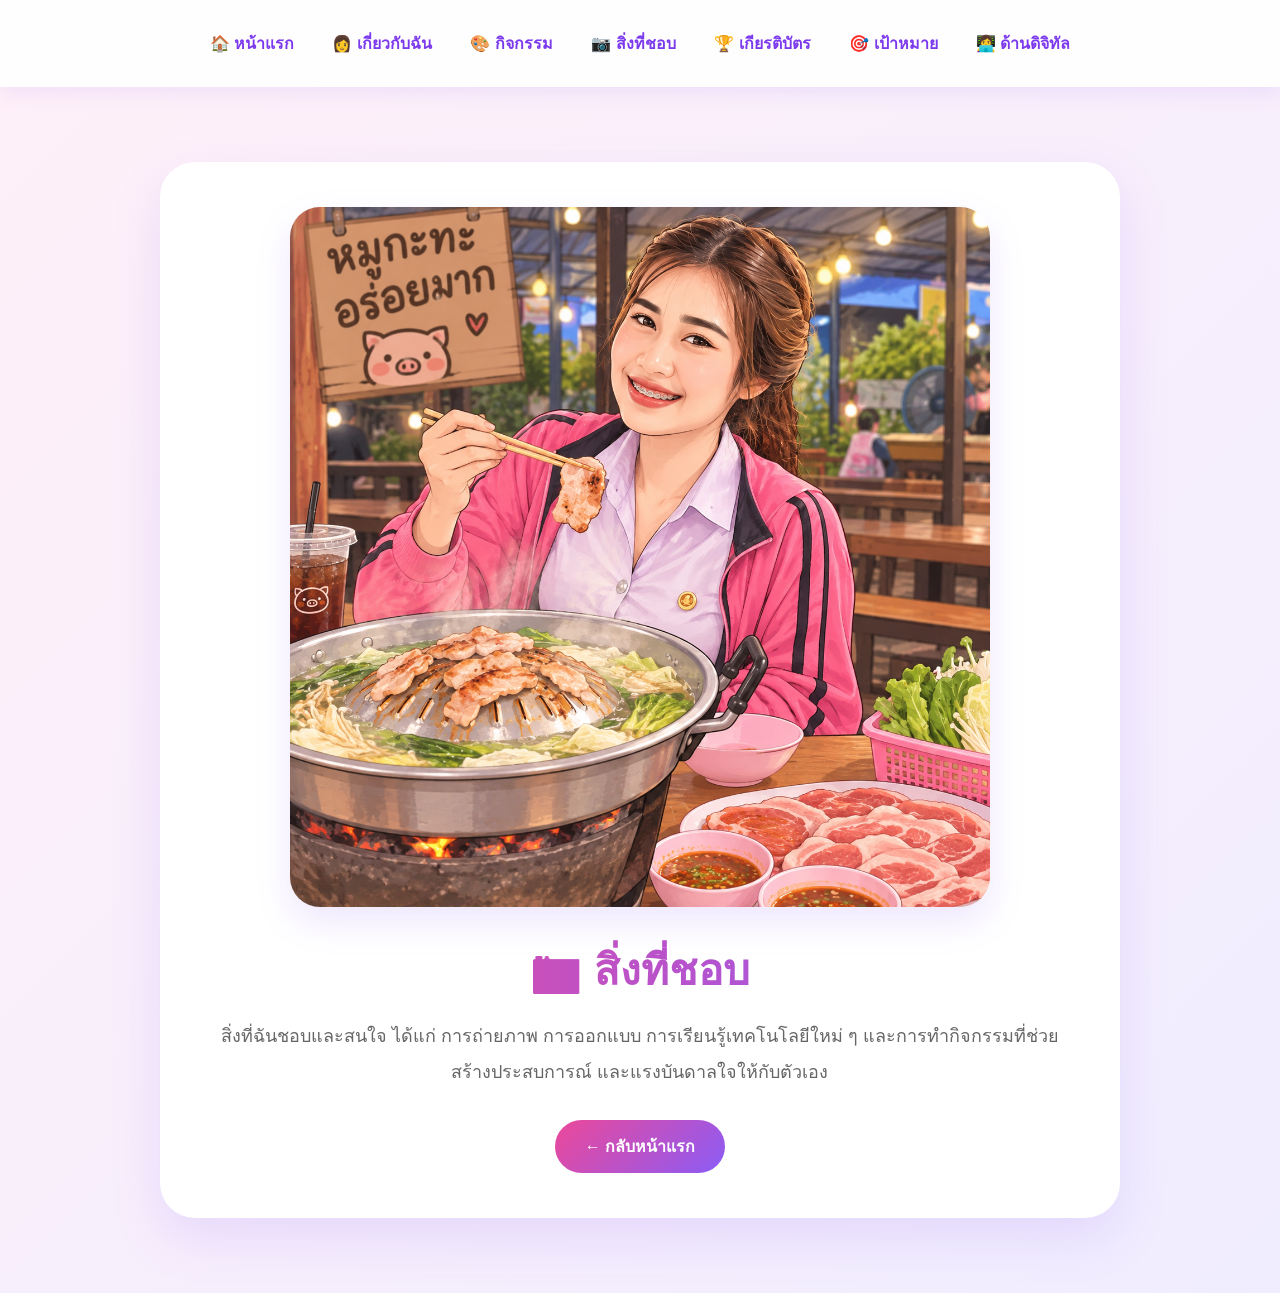
<file: favorite.html>
<!DOCTYPE html>
<html lang="th">

<head>
    <meta charset="UTF-8">
    <meta name="viewport" content="width=device-width, initial-scale=1.0">
    <title>สิ่งที่ชอบ | Portfolio</title>

    <style>
        * {
            margin: 0;
            padding: 0;
            box-sizing: border-box
        }

        body {
            font-family: "Segoe UI", Tahoma, sans-serif;
            background: linear-gradient(135deg, #fff0f8, #f0edff);
            color: #302b45;
            min-height: 100vh;
        }

        nav {
            background: rgba(255, 255, 255, .95);
            padding: 18px;
            text-align: center;
            box-shadow: 0 5px 20px rgba(139, 92, 246, .12);
        }

        nav a {
            display: inline-block;
            text-decoration: none;
            color: #7c3aed;
            font-weight: bold;
            margin: 4px;
            padding: 9px 13px;
            border-radius: 20px;
        }

        nav a:hover {
            background: #f3e8ff;
        }

        .container {
            max-width: 1000px;
            margin: 55px auto;
            padding: 20px;
        }

        .card {
            background: white;
            border-radius: 35px;
            padding: 45px;
            text-align: center;
            box-shadow: 0 20px 50px rgba(139, 92, 246, .15);
        }

        .card img {
            width: 100%;
            max-width: 700px;
            height: auto;
            max-height: 700px;
            object-fit: contain;
            display: block;
            margin: auto;
            border-radius: 30px;
            box-shadow: 0 15px 35px rgba(139, 92, 246, .15);
        }

        h1 {
            margin: 30px 0 15px;
            font-size: 42px;
            background: linear-gradient(90deg, #ec4899, #8b5cf6);
            -webkit-background-clip: text;
            color: transparent;
        }

        p {
            font-size: 18px;
            line-height: 2;
            color: #666;
        }

        .btn {
            display: inline-block;
            margin-top: 30px;
            padding: 14px 30px;
            border-radius: 30px;
            background: linear-gradient(135deg, #ec4899, #8b5cf6);
            color: white;
            text-decoration: none;
            font-weight: bold;
        }

        @media(max-width:700px) {
            .card {
                padding: 25px
            }

            h1 {
                font-size: 32px
            }
        }
    </style>
</head>

<body>

    <nav>
        <a href="index.html">🏠 หน้าแรก</a>
        <a href="about.html">👩 เกี่ยวกับฉัน</a>
        <a href="activity.html">🎨 กิจกรรม</a>
        <a href="favorite.html">📷 สิ่งที่ชอบ</a>
        <a href="certificate.html">🏆 เกียรติบัตร</a>
        <a href="goal.html">🎯 เป้าหมาย</a>
        <a href="digital.html">👩‍💻 ด้านดิจิทัล</a>
    </nav>

    <div class="container">
        <div class="card">

            <img src="assets/images/favorite.jpg" alt="สิ่งที่ชอบ">

            <h1>📷 สิ่งที่ชอบ</h1>

            <p>
                สิ่งที่ฉันชอบและสนใจ ได้แก่ การถ่ายภาพ
                การออกแบบ การเรียนรู้เทคโนโลยีใหม่ ๆ
                และการทำกิจกรรมที่ช่วยสร้างประสบการณ์
                และแรงบันดาลใจให้กับตัวเอง
            </p>

            <a href="index.html" class="btn">← กลับหน้าแรก</a>

        </div>
    </div>

</body>

</html>
</file>
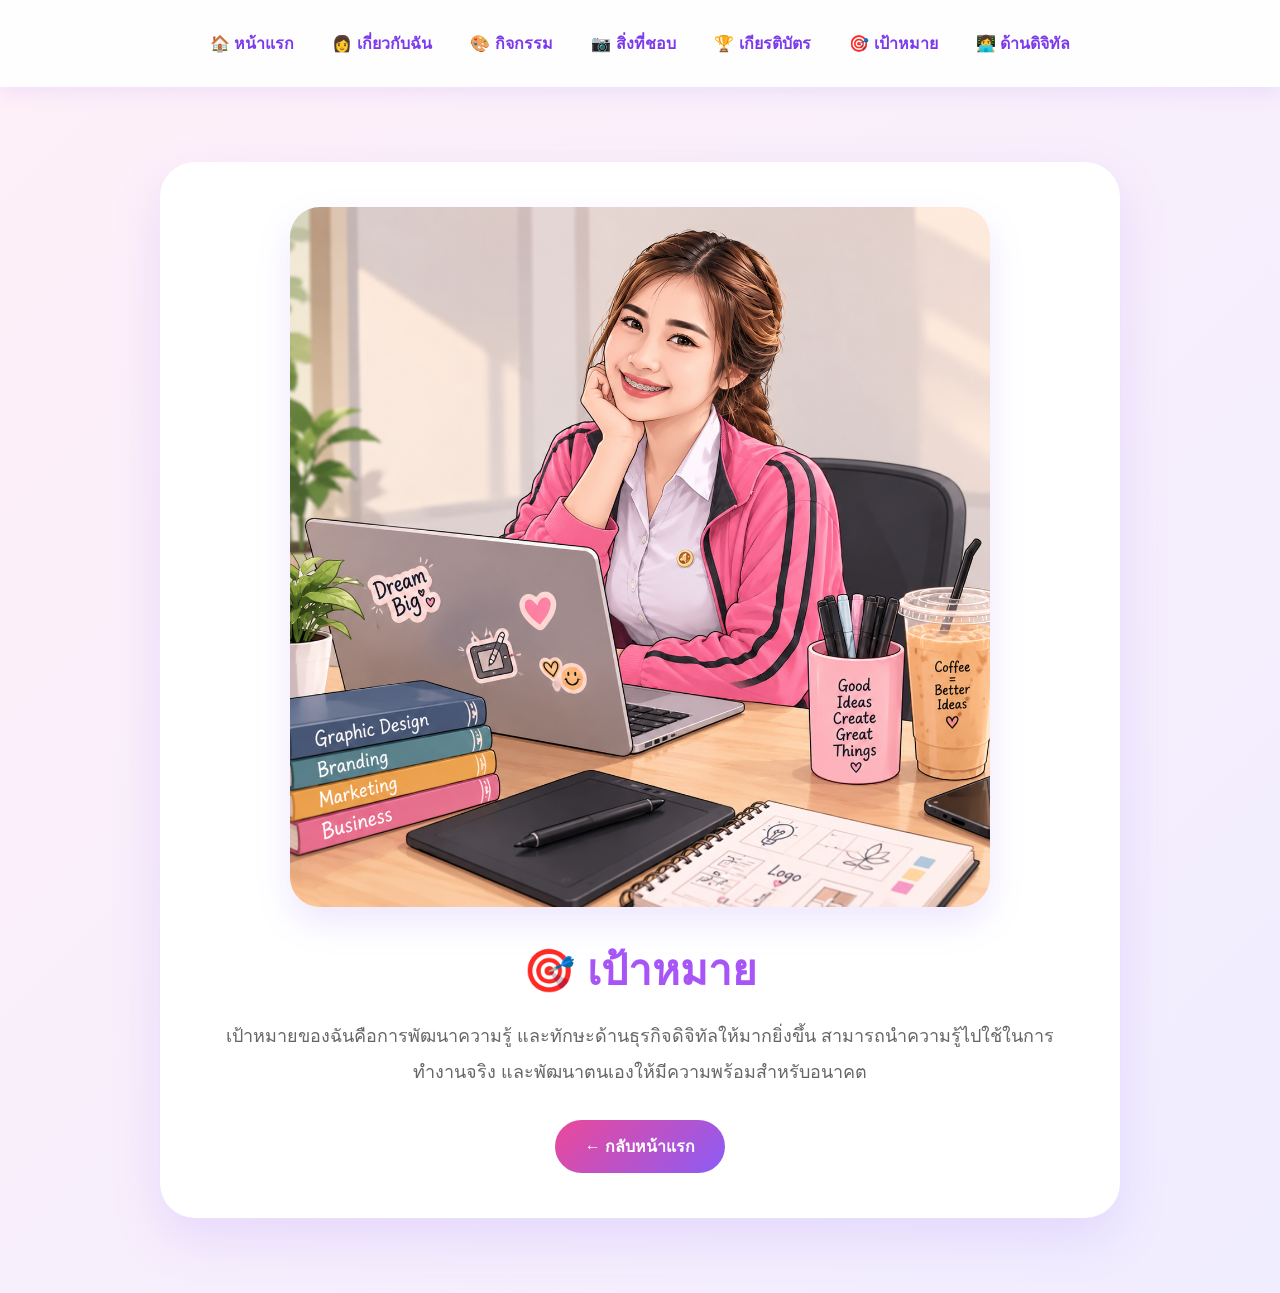
<file: goal.html>
<!DOCTYPE html>
<html lang="th">

<head>
    <meta charset="UTF-8">
    <meta name="viewport" content="width=device-width, initial-scale=1.0">
    <title>เป้าหมาย | Portfolio</title>

    <style>
        * {
            margin: 0;
            padding: 0;
            box-sizing: border-box
        }

        body {
            font-family: "Segoe UI", Tahoma, sans-serif;
            background: linear-gradient(135deg, #fff0f8, #f0edff);
            color: #302b45;
            min-height: 100vh;
        }

        nav {
            background: rgba(255, 255, 255, .95);
            padding: 18px;
            text-align: center;
            box-shadow: 0 5px 20px rgba(139, 92, 246, .12);
        }

        nav a {
            display: inline-block;
            text-decoration: none;
            color: #7c3aed;
            font-weight: bold;
            margin: 4px;
            padding: 9px 13px;
            border-radius: 20px;
        }

        nav a:hover {
            background: #f3e8ff;
        }

        .container {
            max-width: 1000px;
            margin: 55px auto;
            padding: 20px;
        }

        .card {
            background: white;
            border-radius: 35px;
            padding: 45px;
            text-align: center;
            box-shadow: 0 20px 50px rgba(139, 92, 246, .15);
        }

        .card img {
            width: 100%;
            max-width: 700px;
            height: auto;
            max-height: 700px;
            object-fit: contain;
            display: block;
            margin: auto;
            border-radius: 30px;
            box-shadow: 0 15px 35px rgba(139, 92, 246, .15);
        }

        h1 {
            margin: 30px 0 15px;
            font-size: 42px;
            color: #a855f7;
        }

        p {
            font-size: 18px;
            line-height: 2;
            color: #666;
        }

        .btn {
            display: inline-block;
            margin-top: 30px;
            padding: 14px 30px;
            border-radius: 30px;
            background: linear-gradient(135deg, #ec4899, #8b5cf6);
            color: white;
            text-decoration: none;
            font-weight: bold;
        }

        @media(max-width:700px) {
            .card {
                padding: 25px
            }

            h1 {
                font-size: 32px
            }
        }
    </style>
</head>

<body>

    <nav>
        <a href="index.html">🏠 หน้าแรก</a>
        <a href="about.html">👩 เกี่ยวกับฉัน</a>
        <a href="activity.html">🎨 กิจกรรม</a>
        <a href="favorite.html">📷 สิ่งที่ชอบ</a>
        <a href="certificate.html">🏆 เกียรติบัตร</a>
        <a href="goal.html">🎯 เป้าหมาย</a>
        <a href="digital.html">👩‍💻 ด้านดิจิทัล</a>
    </nav>

    <div class="container">
        <div class="card">

            <img src="assets/images/goal.jpg" alt="เป้าหมาย">

            <h1>🎯 เป้าหมาย</h1>

            <p>
                เป้าหมายของฉันคือการพัฒนาความรู้
                และทักษะด้านธุรกิจดิจิทัลให้มากยิ่งขึ้น
                สามารถนำความรู้ไปใช้ในการทำงานจริง
                และพัฒนาตนเองให้มีความพร้อมสำหรับอนาคต
            </p>

            <a href="index.html" class="btn">← กลับหน้าแรก</a>

        </div>
    </div>

</body>

</html>
</file>
